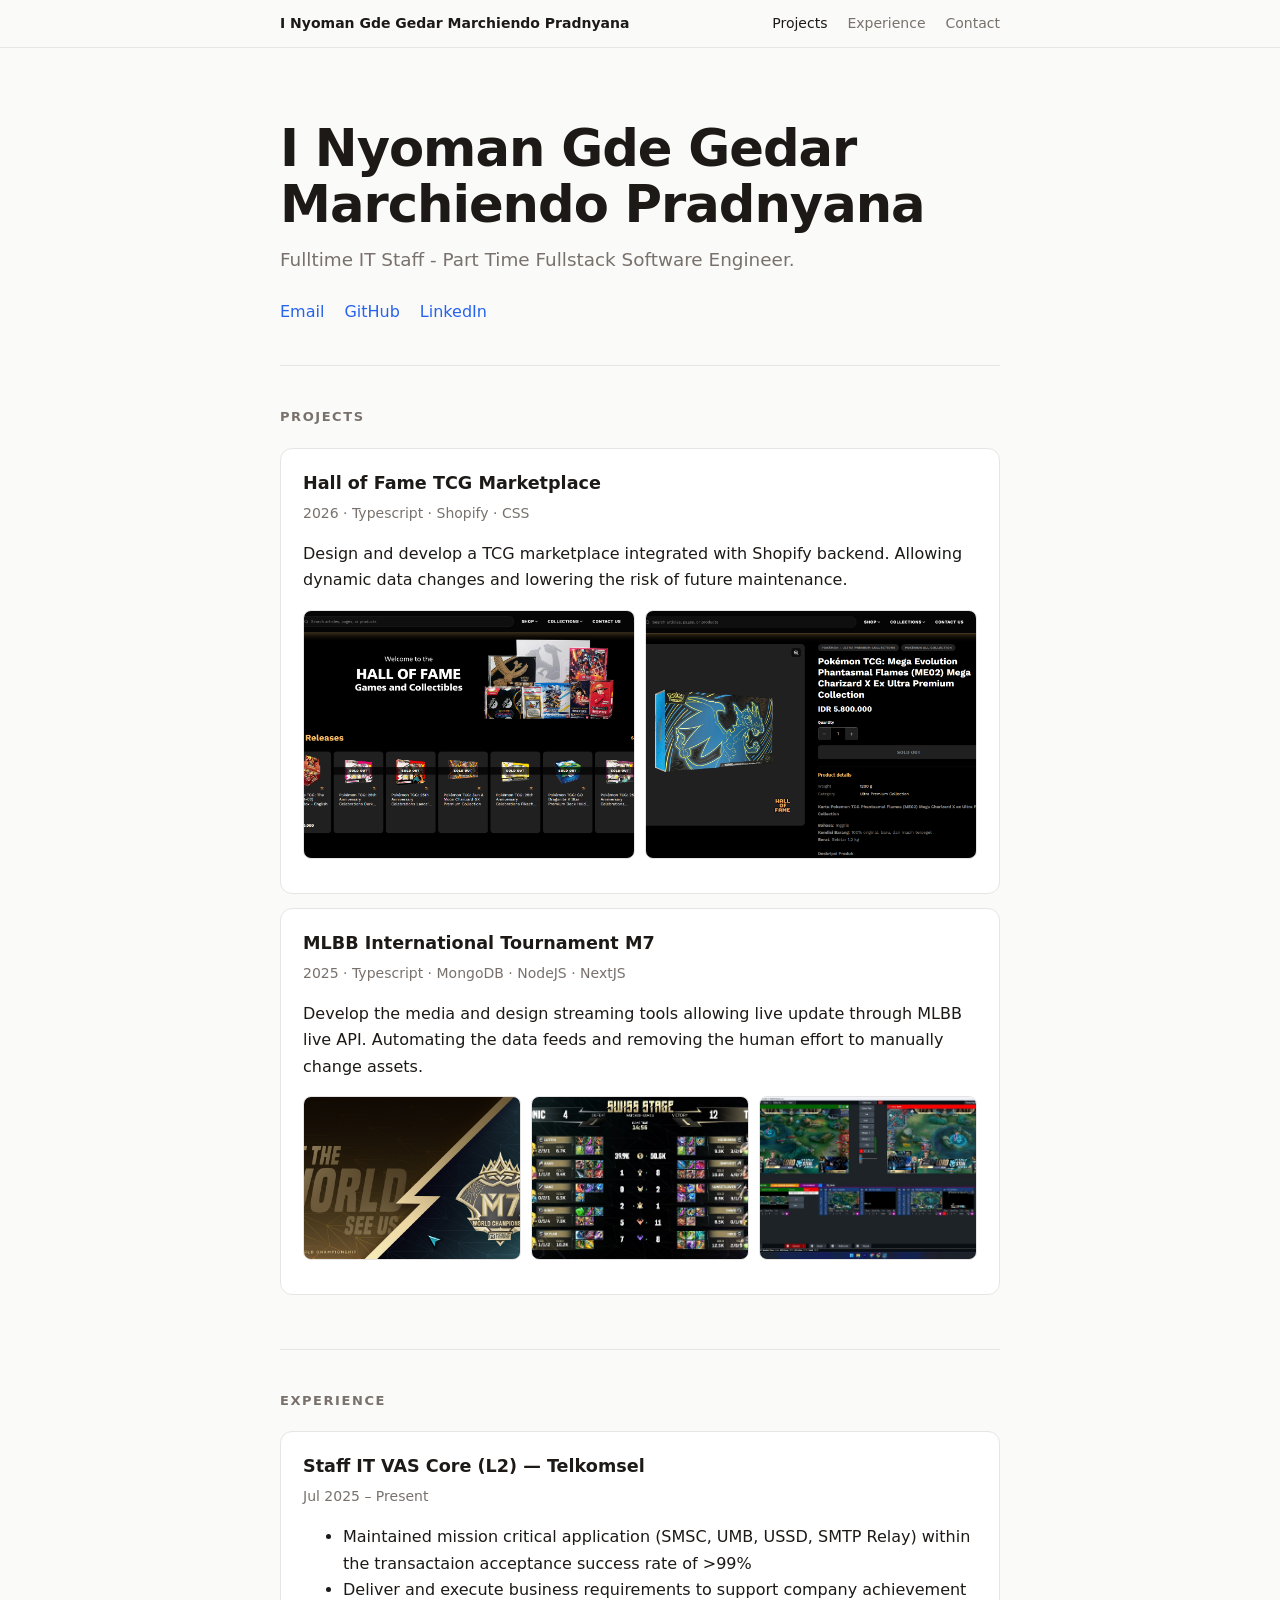
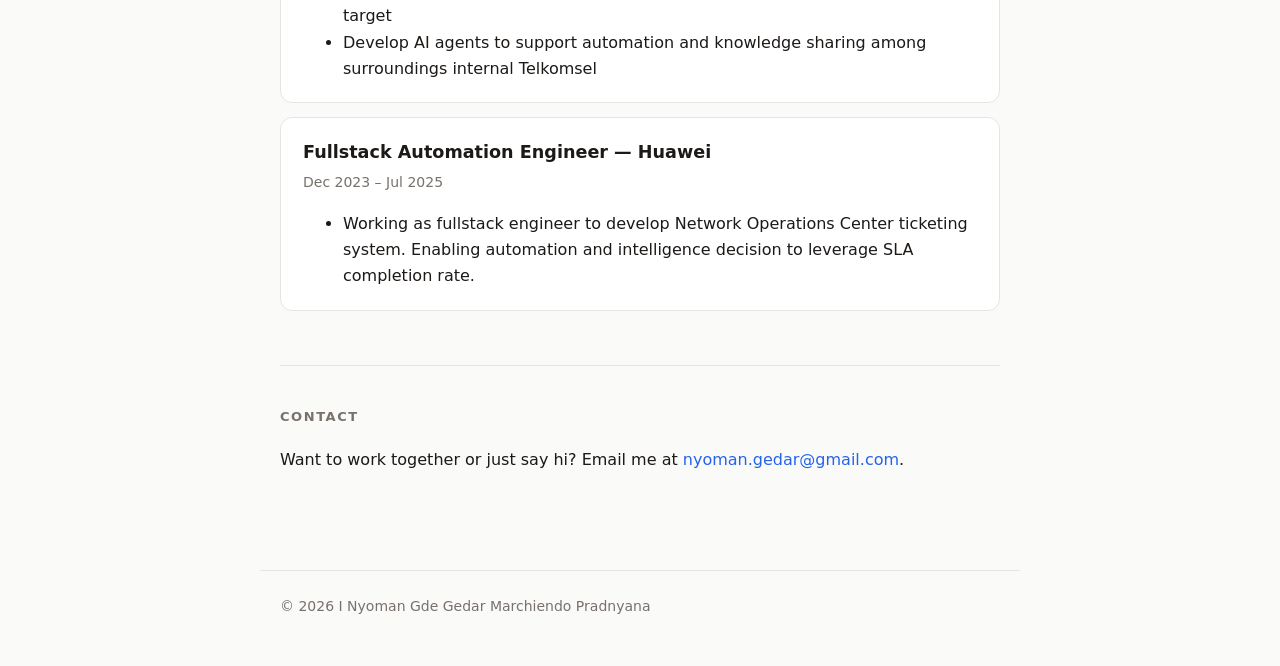
<file: index.html>
<!doctype html>
<html lang="en">
<head>
<meta charset="utf-8">
<meta name="viewport" content="width=device-width, initial-scale=1">
<title>Portfolio</title>
<style>
  :root {
    --bg: #fafaf9;
    --fg: #1c1917;
    --muted: #78716c;
    --line: #e7e5e4;
    --card: #ffffff;
    --accent: #2563eb;
    --code: #f5f5f4;
  }
  @media (prefers-color-scheme: dark) {
    :root {
      --bg: #0c0a09;
      --fg: #e7e5e4;
      --muted: #a8a29e;
      --line: #292524;
      --card: #1c1917;
      --accent: #60a5fa;
      --code: #292524;
    }
  }

  * { box-sizing: border-box; }
  html { scroll-behavior: smooth; }
  body {
    margin: 0;
    background: var(--bg);
    color: var(--fg);
    font: 16px/1.65 system-ui, -apple-system, "Segoe UI", Roboto, sans-serif;
  }
  a { color: var(--accent); text-decoration: none; }
  a:hover { text-decoration: underline; }
  img { max-width: 100%; }

  nav {
    position: sticky;
    top: 0;
    z-index: 1;
    background: var(--bg);
    border-bottom: 1px solid var(--line);
  }
  nav .inner {
    max-width: 760px;
    margin: 0 auto;
    padding: 12px 20px;
    display: flex;
    gap: 20px;
    overflow-x: auto;
  }
  nav a { color: var(--muted); font-size: 14px; white-space: nowrap; }
  nav a:hover, nav a.active { color: var(--fg); text-decoration: none; }
  nav a.brand { color: var(--fg); font-weight: 600; margin-right: auto; }

  main { max-width: 760px; margin: 0 auto; padding: 0 20px 40px; }

  .hero { padding: 72px 0 40px; }
  .hero h1 {
    font-size: clamp(2.2rem, 6vw, 3.2rem);
    line-height: 1.1;
    letter-spacing: -0.02em;
    margin: 0 0 12px;
  }
  .hero p { font-size: 1.15rem; color: var(--muted); margin: 0 0 12px; }
  .hero img { width: 112px; height: 112px; border-radius: 50%; object-fit: cover; }
  .hero ul {
    list-style: none;
    padding: 0;
    margin: 24px 0 0;
    display: flex;
    flex-wrap: wrap;
    gap: 8px 20px;
  }

  section { padding: 40px 0; border-top: 1px solid var(--line); scroll-margin-top: 48px; }
  section > h2 {
    font-size: 13px;
    font-weight: 600;
    text-transform: uppercase;
    letter-spacing: 0.12em;
    color: var(--muted);
    margin: 0 0 20px;
  }

  article {
    background: var(--card);
    border: 1px solid var(--line);
    border-radius: 12px;
    padding: 20px 22px;
    margin: 0 0 14px;
  }
  article > :last-child { margin-bottom: 0; }
  article h3 { font-size: 1.1rem; margin: 0 0 4px; }
  /* Image galleries: a paragraph that contains only images */
  section .gallery { display: grid; gap: 10px; margin: 14px 0; }
  section .gallery.grid { grid-template-columns: repeat(var(--cols), 1fr); }
  section .gallery img {
    display: block;
    width: 100%;
    border-radius: 8px;
    border: 1px solid var(--line);
    background: var(--code);
    cursor: zoom-in;
  }
  section .gallery.grid img { aspect-ratio: 4 / 3; object-fit: cover; }
  @media (max-width: 560px) {
    section .gallery.grid { grid-template-columns: repeat(2, 1fr); }
  }

  /* Full-screen image viewer */
  #lightbox {
    position: fixed;
    inset: 0;
    z-index: 10;
    display: flex;
    flex-direction: column;
    align-items: center;
    justify-content: center;
    padding: 48px 56px;
    background: rgba(0, 0, 0, 0.92);
  }
  #lightbox[hidden] { display: none; }
  #lightbox img { max-width: 100%; max-height: calc(100vh - 140px); object-fit: contain; border-radius: 6px; }
  #lightbox p { color: #d6d3d1; font-size: 14px; margin: 12px 0 0; min-height: 1.4em; text-align: center; }
  #lightbox button {
    position: absolute;
    padding: 12px;
    background: none;
    border: 0;
    color: #fff;
    font-size: 36px;
    line-height: 1;
    cursor: pointer;
    opacity: 0.75;
  }
  #lightbox button:hover { opacity: 1; }
  #lightbox button[hidden] { display: none; }
  .lb-close { top: 8px; right: 12px; }
  .lb-prev, .lb-next { top: 50%; transform: translateY(-50%); }
  .lb-prev { left: 8px; }
  .lb-next { right: 8px; }
  @media (max-width: 560px) { #lightbox { padding: 48px 16px; } }
  .meta { color: var(--muted); font-size: 14px; margin: 0 0 10px; }
  .meta em { font-style: normal; }

  /* A plain list directly under a "Skills" section shows as tags */
  #skills > ul { list-style: none; padding: 0; display: flex; flex-wrap: wrap; gap: 8px; }
  #skills > ul li { border: 1px solid var(--line); background: var(--card); border-radius: 999px; padding: 4px 12px; font-size: 14px; }

  code { background: var(--code); padding: 2px 6px; border-radius: 4px; font-size: 0.9em; }
  pre { background: var(--code); padding: 14px 16px; border-radius: 8px; overflow-x: auto; }
  pre code { background: none; padding: 0; }
  blockquote { margin: 0 0 16px; padding: 4px 16px; border-left: 3px solid var(--line); color: var(--muted); }
  hr { border: 0; border-top: 1px solid var(--line); margin: 24px 0; }

  footer {
    max-width: 760px;
    margin: 0 auto;
    padding: 24px 20px 48px;
    color: var(--muted);
    font-size: 14px;
    border-top: 1px solid var(--line);
  }
  .error { padding: 80px 0; color: var(--muted); }
</style>
</head>
<body>
<nav><div class="inner" id="nav"></div></nav>
<main id="app"></main>
<footer id="footer"></footer>

<div id="lightbox" hidden>
  <button class="lb-close" aria-label="Close">&times;</button>
  <button class="lb-prev" aria-label="Previous image">&lsaquo;</button>
  <img alt="">
  <p></p>
  <button class="lb-next" aria-label="Next image">&rsaquo;</button>
</div>

<script>
  // All page content lives in content.md — edit that file, not this one.
  const CONTENT_FILE = 'content.md';

  // ---------- Minimal markdown parser ----------

  function esc(s) {
    return s.replace(/&/g, '&amp;').replace(/</g, '&lt;').replace(/>/g, '&gt;').replace(/"/g, '&quot;');
  }

  function inline(text) {
    // Pull code spans out first so nothing inside them gets formatted
    const codes = [];
    text = text.replace(/`([^`]+)`/g, (_, c) => '\u0000' + (codes.push(c) - 1) + '\u0000');
    text = esc(text)
      .replace(/!\[([^\]]*)\]\(([^)\s]+)\)/g, '<img src="$2" alt="$1" loading="lazy">')
      .replace(/\[([^\]]+)\]\(([^)\s]+)\)/g, (_, label, url) =>
        `<a href="${url}"${/^https?:/.test(url) ? ' target="_blank" rel="noopener"' : ''}>${label}</a>`)
      .replace(/\*\*(.+?)\*\*/g, '<strong>$1</strong>')
      .replace(/\*(.+?)\*/g, '<em>$1</em>');
    return text.replace(/\u0000(\d+)\u0000/g, (_, i) => '<code>' + esc(codes[i]) + '</code>');
  }

  function markdown(src) {
    const lines = src.split('\n');
    const listRe = /^\s*([-*+]|\d+\.)\s+/;
    const imgRe = /!\[[^\]]*\]\([^)\s]+\)/g;
    let html = '';
    let i = 0;

    while (i < lines.length) {
      const line = lines[i];
      let m;

      if (/^\s*$/.test(line)) { i++; continue; }

      // ``` fenced code block
      if (/^```/.test(line)) {
        const buf = [];
        i++;
        while (i < lines.length && !/^```/.test(lines[i])) buf.push(lines[i++]);
        i++;
        html += `<pre><code>${esc(buf.join('\n'))}</code></pre>`;
        continue;
      }

      // # Heading
      if ((m = line.match(/^(#{1,6})\s+(.*?)\s*#*$/))) {
        const n = m[1].length;
        html += `<h${n}>${inline(m[2])}</h${n}>`;
        i++;
        continue;
      }

      // --- horizontal rule
      if (/^\s*([-*_])(\s*\1){2,}\s*$/.test(line)) { html += '<hr>'; i++; continue; }

      // > blockquote
      if (/^>/.test(line)) {
        const buf = [];
        while (i < lines.length && /^>/.test(lines[i])) buf.push(lines[i++].replace(/^>\s?/, ''));
        html += `<blockquote>${markdown(buf.join('\n'))}</blockquote>`;
        continue;
      }

      // - list / 1. list
      if ((m = line.match(listRe))) {
        const ordered = /\d/.test(m[1]);
        const items = [];
        while (i < lines.length) {
          const l = lines[i];
          if (listRe.test(l)) items.push(l.replace(listRe, ''));
          else if (/^\s{2,}\S/.test(l) && items.length) items[items.length - 1] += ' ' + l.trim();
          else break;
          i++;
        }
        const tag = ordered ? 'ol' : 'ul';
        html += `<${tag}>${items.map(t => `<li>${inline(t)}</li>`).join('')}</${tag}>`;
        continue;
      }

      // Paragraph (two trailing spaces = line break)
      const buf = [];
      do { buf.push(lines[i++]); }
      while (i < lines.length && !/^\s*$/.test(lines[i]) && !/^(#{1,6}\s|```|>)/.test(lines[i]) && !listRe.test(lines[i]));

      // A paragraph made only of images becomes a gallery
      const text = buf.join(' ');
      const imgs = text.match(imgRe);
      if (imgs && !text.replace(imgRe, '').trim()) {
        const cols = imgs.length === 4 ? 2 : Math.min(imgs.length, 3);
        html += `<div class="gallery${imgs.length > 1 ? ' grid' : ''}" style="--cols:${cols}">${imgs.map(inline).join('')}</div>`;
        continue;
      }

      html += '<p>' + buf.map((l, k) =>
        inline(l.trim()) + (k < buf.length - 1 ? (/ {2,}$/.test(l) ? '<br>' : ' ') : '')).join('') + '</p>';
    }
    return html;
  }

  // ---------- Page layout ----------
  // Everything before the first "## " is the header (name, tagline, links).
  // Each "## Title" becomes a section in the nav; each "### Title" inside it becomes a card.

  function slug(s) {
    return s.toLowerCase().replace(/[^\w]+/g, '-').replace(/^-|-$/g, '');
  }

  function render(md) {
    md = md.replace(/\r\n?/g, '\n').replace(/<!--[\s\S]*?-->/g, '');
    const parts = md.split(/^(?=## )/m);
    const heroMd = /^## /.test(parts[0]) ? '' : parts.shift();

    let html = `<header class="hero">${markdown(heroMd)}</header>`;
    const navLinks = [];

    for (const part of parts) {
      const nl = part.indexOf('\n');
      const title = (nl === -1 ? part : part.slice(0, nl)).replace(/^##\s+/, '').trim();
      const body = nl === -1 ? '' : part.slice(nl + 1);
      const id = slug(title);
      const [intro, ...cards] = body.split(/^(?=### )/m);

      navLinks.push(`<a href="#${id}">${esc(title)}</a>`);
      html += `<section id="${id}"><h2>${inline(title)}</h2>${markdown(intro)}` +
        cards.map(c => `<article>${markdown(c)}</article>`).join('') + `</section>`;
    }

    const app = document.getElementById('app');
    app.innerHTML = html;

    // An italic-only line right under a card title becomes its subtitle
    app.querySelectorAll('article > h3 + p').forEach(p => {
      if (p.children.length === 1 && p.firstElementChild.tagName === 'EM' && p.textContent.trim() === p.firstElementChild.textContent.trim()) {
        p.className = 'meta';
      }
    });

    const name = app.querySelector('.hero h1')?.textContent.trim() || 'Portfolio';
    document.title = name;
    document.getElementById('nav').innerHTML = `<a class="brand" href="#">${esc(name)}</a>` + navLinks.join('');
    document.getElementById('footer').textContent = `© ${new Date().getFullYear()} ${name}`;

    highlightNav();
  }

  function highlightNav() {
    const links = document.querySelectorAll('#nav a:not(.brand)');
    const observer = new IntersectionObserver(entries => {
      entries.forEach(e => {
        if (!e.isIntersecting) return;
        links.forEach(a => a.classList.toggle('active', a.getAttribute('href') === '#' + e.target.id));
      });
    }, { rootMargin: '-40% 0px -55% 0px' });
    document.querySelectorAll('section').forEach(s => observer.observe(s));
  }

  // ---------- Image viewer ----------
  // Click a gallery image to open it full screen; browse the other images of the same project.

  const lightbox = document.getElementById('lightbox');
  const lbImg = lightbox.querySelector('img');
  const lbCaption = lightbox.querySelector('p');
  let lbImages = [];
  let lbIndex = 0;

  function showImage(i) {
    lbIndex = (i + lbImages.length) % lbImages.length;
    const img = lbImages[lbIndex];
    lbImg.src = img.src;
    lbImg.alt = img.alt;
    const counter = lbImages.length > 1 ? `${lbIndex + 1} / ${lbImages.length}` : '';
    lbCaption.textContent = [img.alt, counter].filter(Boolean).join('  ·  ');
    lightbox.querySelectorAll('.lb-prev, .lb-next').forEach(b => b.hidden = lbImages.length < 2);
  }

  function closeLightbox() {
    lightbox.hidden = true;
    document.body.style.overflow = '';
  }

  document.getElementById('app').addEventListener('click', e => {
    const img = e.target.closest('section .gallery img');
    if (!img) return;
    lbImages = [...img.closest('article, section').querySelectorAll('.gallery img')];
    showImage(lbImages.indexOf(img));
    lightbox.hidden = false;
    document.body.style.overflow = 'hidden';
  });

  lightbox.addEventListener('click', e => {
    if (e.target.closest('.lb-prev')) showImage(lbIndex - 1);
    else if (e.target.closest('.lb-next')) showImage(lbIndex + 1);
    else if (e.target !== lbImg) closeLightbox();
  });

  document.addEventListener('keydown', e => {
    if (lightbox.hidden) return;
    if (e.key === 'Escape') closeLightbox();
    else if (e.key === 'ArrowLeft') showImage(lbIndex - 1);
    else if (e.key === 'ArrowRight') showImage(lbIndex + 1);
  });

  // Swipe left/right on touch screens
  let touchX = null;
  lightbox.addEventListener('touchstart', e => { touchX = e.touches[0].clientX; }, { passive: true });
  lightbox.addEventListener('touchend', e => {
    if (touchX === null) return;
    const dx = e.changedTouches[0].clientX - touchX;
    if (Math.abs(dx) > 50 && lbImages.length > 1) showImage(lbIndex + (dx < 0 ? 1 : -1));
    touchX = null;
  });

  fetch(CONTENT_FILE, { cache: 'no-cache' })
    .then(r => { if (!r.ok) throw new Error(r.status); return r.text(); })
    .then(render)
    .catch(() => {
      document.getElementById('app').innerHTML =
        `<p class="error">Couldn't load <code>${CONTENT_FILE}</code>. If you opened this file directly, ` +
        `serve the folder instead, e.g. <code>python -m http.server</code>, then visit <code>http://localhost:8000</code>.</p>`;
    });
</script>
</body>
</html>
</file>
